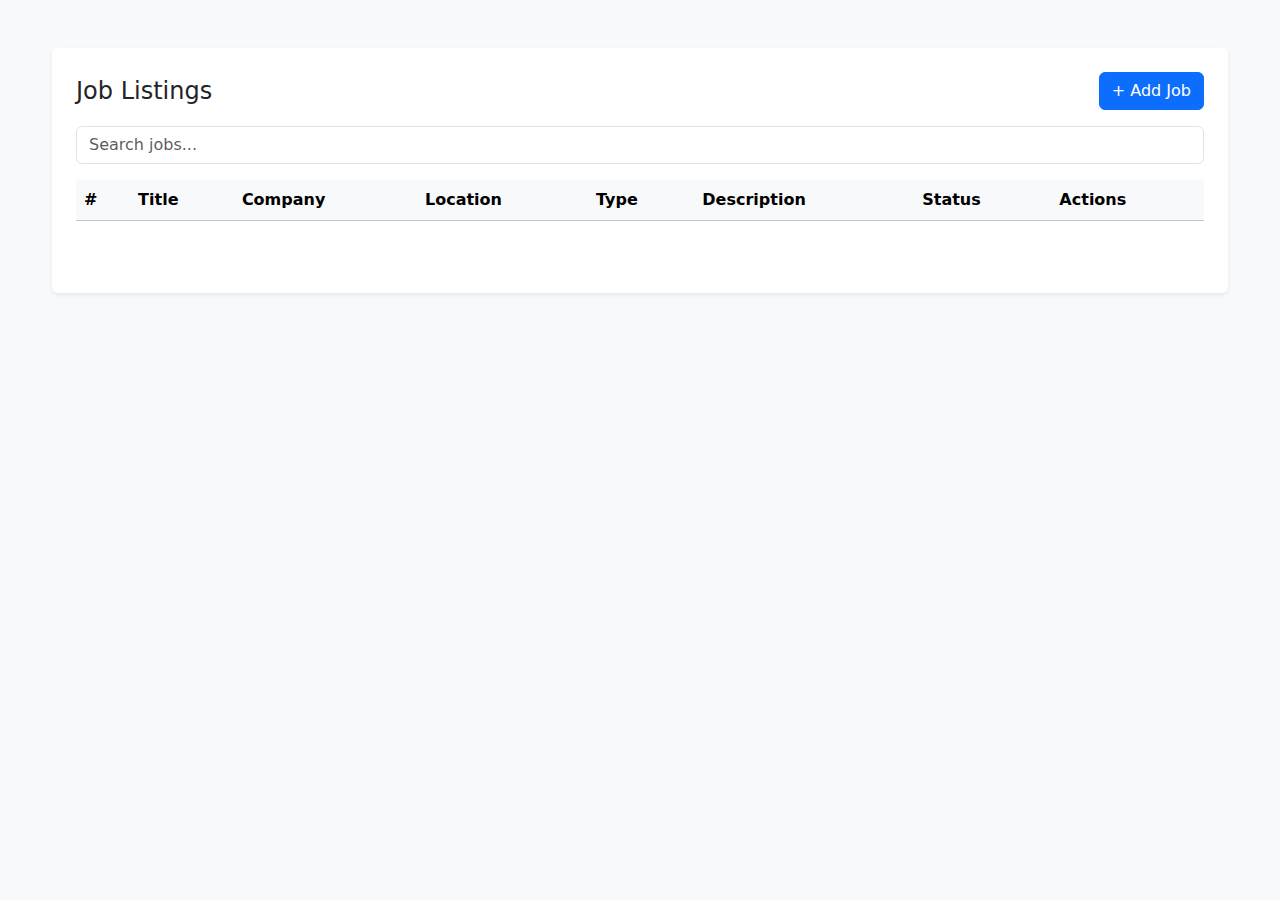
<file: 10_Front_End/index.html>
<!DOCTYPE html>
<html lang="en">
<head>
    <meta charset="UTF-8">
    <title>Job Postings Admin Dashboard</title>
    <link href="https://cdn.jsdelivr.net/npm/bootstrap@5.3.0/dist/css/bootstrap.min.css" rel="stylesheet">
    <link href="css/styles.css" rel="stylesheet">
</head>
<body>
<div class="container my-5">
    <div class="card shadow-sm">
        <div class="card-body">
            <div class="d-flex justify-content-between align-items-center mb-3">
                <h4 class="mb-0">Job Listings</h4>
                <button class="btn btn-primary" data-bs-toggle="modal" data-bs-target="#addJobModal">
                    + Add Job
                </button>
            </div>
            <div class="mb-3">
                <input type="text" id="searchInput" class="form-control" placeholder="Search jobs...">
            </div>
            <div class="table-responsive">
                <table class="table table-striped table-hover">
                    <thead class="table-light">
                    <tr>
                        <th>#</th>
                        <th>Title</th>
                        <th>Company</th>
                        <th>Location</th>
                        <th>Type</th>
                        <th>Description</th>
                        <th>Status</th>
                        <th>Actions</th>
                    </tr>
                    </thead>
                    <tbody id="jobsTableBody">
                    <!-- Populated via script.js -->
                    </tbody>
                </table>
            </div>
            <nav aria-label="Page navigation example" class="mt-3">
                <ul class="pagination justify-content-center" id="pagination">
                    <!-- Pagination buttons will be inserted here by JS -->
                </ul>
                </nav>
        </div>
    </div>
</div>

<!-- Add Job Modal -->
<div class="modal fade" id="addJobModal" tabindex="-1" aria-labelledby="addJobModalLabel" aria-hidden="true">
    <div class="modal-dialog modal-lg">
        <div class="modal-content">
            <div class="modal-header">
                <h5 class="modal-title" id="addJobModalLabel">Add New Job</h5>
                <button type="button" class="btn-close" data-bs-dismiss="modal" aria-label="Close"></button>
            </div>
            <form id="addJobForm">
                <div class="modal-body">
                    <input type="text" class="form-control mb-3" id="jobTitle" placeholder="Job Title" required>
                    <input type="text" class="form-control mb-3" id="companyName" placeholder="Company" required>
                    <input type="text" class="form-control mb-3" id="jobLocation" placeholder="Location" required>
                    <select id="jobType" class="form-select mb-3">
                        <option>Full-time</option>
                        <option>Part-time</option>
                        <option>Contract</option>
                        <option>Internship</option>
                    </select>
                    <textarea class="form-control mb-3" id="jobDescription" rows="3" placeholder="Job description (optional)"></textarea>
                </div>
                <div class="modal-footer">
                    <button type="button" class="btn btn-secondary" data-bs-dismiss="modal">Cancel</button>
                    <button type="button" class="btn btn-primary" id="saveJobBtn" data-bs-dismiss="modal">Save Job</button>
                </div>
            </form>
        </div>
    </div>
</div>

<!-- Edit Job Modal -->
<div class="modal fade" id="editJobModal" tabindex="-1" aria-labelledby="editJobModalLabel" aria-hidden="true">
    <div class="modal-dialog modal-lg">
        <div class="modal-content">
            <div class="modal-header">
                <h5 class="modal-title" id="editJobModalLabel">Edit Job</h5>
                <button type="button" class="btn-close" data-bs-dismiss="modal" aria-label="Close"></button>
            </div>
            <form id="editJobForm">
                <div class="modal-body">
                    <input type="hidden" id="editJobId">
                    <input type="text" class="form-control mb-3" id="editJobTitle" required>
                    <input type="text" class="form-control mb-3" id="editCompanyName" required>
                    <input type="text" class="form-control mb-3" id="editJobLocation" required>
                    <select id="editJobType" class="form-select mb-3">
                        <option>Full-time</option>
                        <option>Part-time</option>
                        <option>Contract</option>
                        <option>Internship</option>
                    </select>
                    <textarea class="form-control mb-3" id="editJobDescription" rows="3"></textarea>
                </div>
                <div class="modal-footer">
                    <button type="button" class="btn btn-secondary" data-bs-dismiss="modal">Cancel</button>
                    <button type="button" class="btn btn-primary" id="updateJobBtn" data-bs-dismiss="modal">Save Changes</button>
                </div>
            </form>
        </div>
    </div>
</div>

<script src="https://code.jquery.com/jquery-3.6.0.min.js"></script>
<script src="https://cdn.jsdelivr.net/npm/bootstrap@5.3.0/dist/js/bootstrap.bundle.min.js"></script>
<script src="js/main.js"></script>
</body>
</html>
</file>
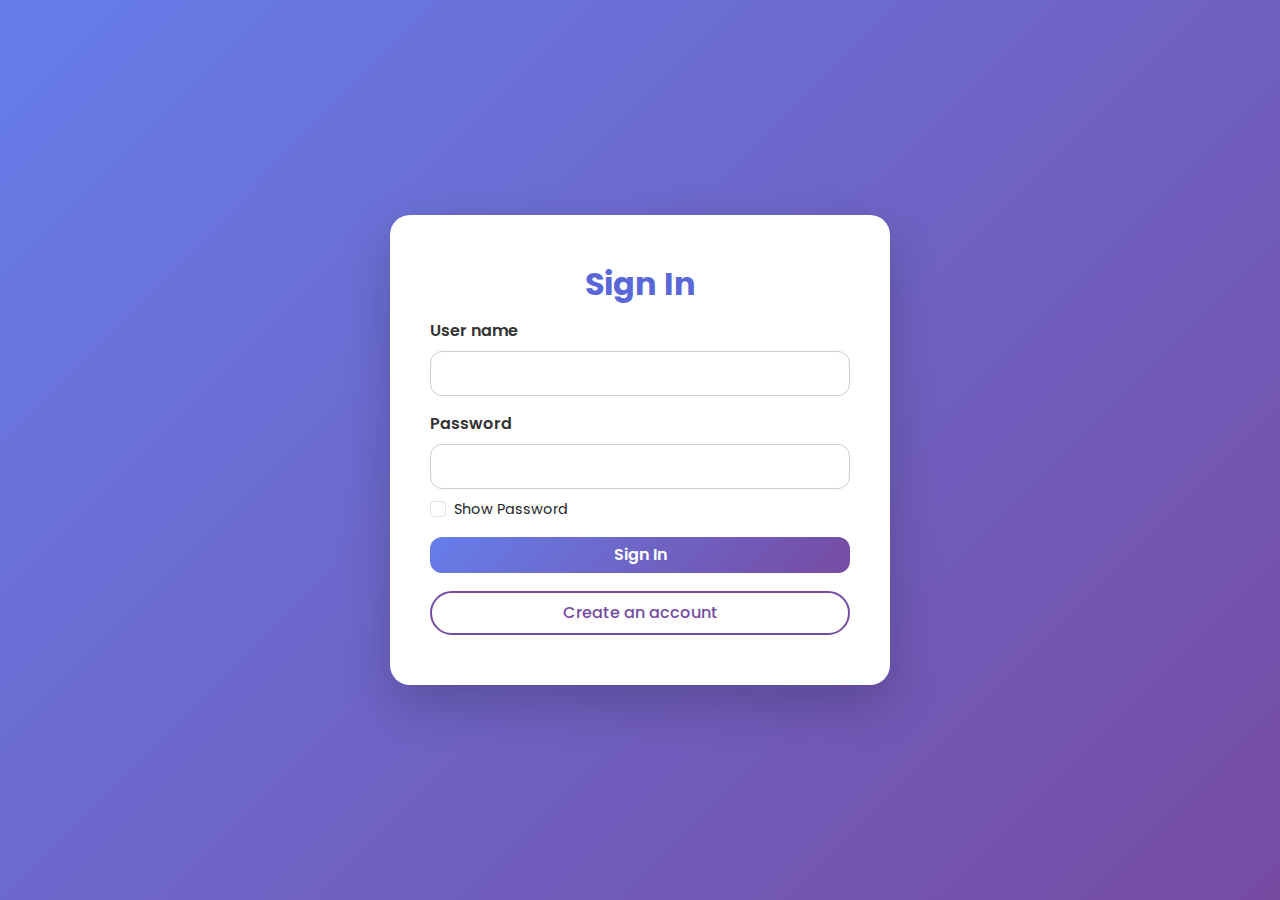
<file: 12_Auth_Front_End/dashboard.html>
<!DOCTYPE html>
<html lang="en">
<head>
    <title>Dashboard</title>
    <link href="https://cdn.jsdelivr.net/npm/bootstrap@5.3.3/dist/css/bootstrap.min.css" rel="stylesheet">
    <link href="https://fonts.googleapis.com/css2?family=Poppins:wght@400;600&display=swap" rel="stylesheet">
    <link href="https://cdnjs.cloudflare.com/ajax/libs/font-awesome/6.5.0/css/all.min.css" rel="stylesheet">
    <style>
        body {
            min-height: 100vh;
            margin: 0;
            font-family: 'Poppins', sans-serif;
            background: linear-gradient(135deg, #667eea, #764ba2);
            color: #333;
            animation: fadeIn 1s ease-in-out;
        }
        @keyframes fadeIn {
            from { opacity: 0; transform: scale(0.98); }
            to { opacity: 1; transform: scale(1); }
        }
        .sidebar {
            background: linear-gradient(to bottom, #2c3e50, #4ca1af);
            color: #fff;
            min-height: 100vh;
            padding-top: 30px;
            box-shadow: 4px 0 12px rgba(0,0,0,0.3);
        }
        .sidebar h4 {
            text-align: center;
            font-size: 2rem;
            margin-bottom: 10px;
            color: #ffd700;
            animation: fadeIn 1.2s ease;
        }
        .sidebar .role {
            display: block;
            text-align: center;
            font-size: 0.95rem;
            color: #ccc;
            margin-bottom: 20px;
        }
        .sidebar a {
            display: block;
            color: #ddd;
            padding: 14px 20px;
            text-decoration: none;
            font-weight: 500;
            transition: all 0.3s ease;
            border-radius: 8px;
            margin: 5px 15px;
            cursor: pointer;
        }
        .sidebar a:hover {
            background-color: rgba(255,255,255,0.1);
            color: #fff;
            transform: translateX(5px);
        }
        .icon-profile {
            color: #ffd700;
            font-size: 2rem;
        }
        .icon-logout {
            color: #ff4d4f;
        }
        .welcome {
            color: #fff;
            font-weight: 600;
            animation: fadeIn 1.3s ease;
        }
        .card {
            border: none;
            border-radius: 20px;
            background: #ffffff;
            box-shadow: 0 10px 30px rgba(0,0,0,0.1);
            transition: transform 0.3s ease, box-shadow 0.3s ease;
        }
        .card:hover {
            transform: translateY(-5px);
            box-shadow: 0 12px 35px rgba(0,0,0,0.15);
        }
        .card-title {
            font-weight: 600;
        }
        #message {
            border-radius: 12px;
            background-color: #e3f2fd;
            color: #0d6efd;
            border: none;
            font-size: 1.1rem;
            padding: 15px;
            margin-top: 30px;
        }
        @media (max-width: 768px) {
            .sidebar {
                min-height: auto;
                padding: 10px;
            }
        }
    </style>
</head>
<body>
<div class="container-fluid">
    <div class="row">
        <nav class="col-md-3 sidebar">
            <h4><i class="fas fa-user-circle icon-profile"></i></h4>
            <span class="role"></span>
            <hr style="border-top: 1px solid #555;">
            <a id="adminHello" style="display:none;">Admin Hello</a>
            <a id="userHello" style="display:none;">User Hello</a>
            <a id="logoutBtn" title="Logout"><i class="fas fa-sign-out-alt icon-logout"></i> Logout</a>
        </nav>
        <main class="col-md-9 py-4">
            <h2 class="welcome"></h2>
            <div id="message" style="display:none;"></div>
        </main>
    </div>
</div>

<script src="lib/jquery-3.7.1.min.js"></script>
<script src="js/dashboard.js"></script>
</body>
</html>
</file>
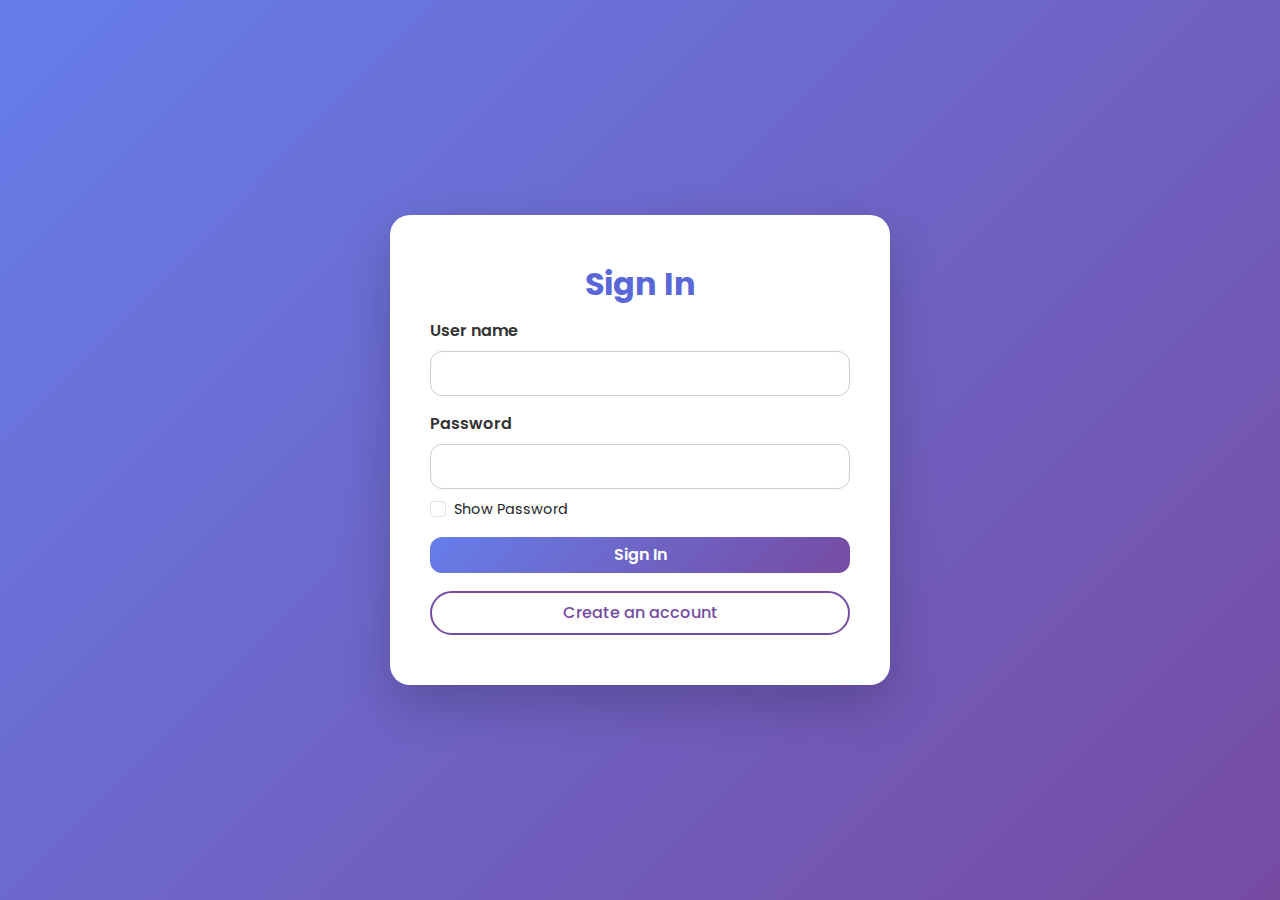
<file: 12_Auth_Front_End/signin.html>
<!DOCTYPE html>
<html lang="en">
<head>
    <title>Sign In</title>
    <link href="https://cdn.jsdelivr.net/npm/bootstrap@5.3.3/dist/css/bootstrap.min.css" rel="stylesheet">
    <link href="https://fonts.googleapis.com/css2?family=Poppins:wght@400;600&display=swap" rel="stylesheet">
    <style>
        body {
            font-family: 'Poppins', sans-serif;
            background: linear-gradient(135deg, #667eea, #764ba2);
            min-height: 100vh;
            display: flex;
            align-items: center;
            justify-content: center;
            padding: 20px;
            animation: fadeIn 1s ease-in-out;
        }
        @keyframes fadeIn {
            from { opacity: 0; transform: scale(0.95); }
            to { opacity: 1; transform: scale(1); }
        }
        .signin-card {
            background-color: #ffffff;
            border-radius: 20px;
            box-shadow: 0 20px 50px rgba(0,0,0,0.2);
            padding: 50px 40px;
            width: 100%;
            max-width: 500px;
            animation: slideUp 1s ease-out;
        }
        @keyframes slideUp {
            from { transform: translateY(50px); opacity: 0; }
            to { transform: translateY(0); opacity: 1; }
        }
        h2 {
            font-weight: 700;
            color: #5a67d8;
            animation: fadeIn 1.2s ease;
            text-align: center;
        }
        .form-label {
            font-weight: 600;
            color: #333;
        }
        .form-control {
            border-radius: 12px;
            padding: 10px 14px;
            font-size: 0.95rem;
            transition: all 0.3s ease;
            border: 1px solid #ccc;
        }
        .form-control:focus {
            border-color: #7f9cf5;
            box-shadow: 0 0 0 0.2rem rgba(127, 156, 245, 0.25);
        }
        .btn-primary {
            background: linear-gradient(135deg, #667eea, #764ba2);
            border: none;
            border-radius: 12px;
            font-weight: 600;
            transition: all 0.3s ease-in-out;
        }
        .btn-primary:hover {
            transform: scale(1.03);
            background: linear-gradient(135deg, #5a67d8, #6b46c1);
        }
        .btn-register {
            background-color: transparent;
            color: #764ba2;
            border: 2px solid #764ba2;
            padding: 8px 16px;
            border-radius: 25px;
            transition: 0.3s ease;
            text-align: center;
            text-decoration: none;
            font-weight: 500;
            display: inline-block;
            margin-top: 10px;
        }
        .btn-register:hover {
            background-color: #764ba2;
            color: white;
            text-decoration: none;
            transform: scale(1.02);
        }
        .form-check-label {
            font-size: 0.9rem;
        }
    </style>
</head>
<body>
<div class="signin-card">
    <h2 class="mb-3">Sign In</h2>
    <form id="signinForm">
        <div class="mb-3">
            <label for="username" class="form-label">User name</label>
            <input type="text" id="username" name="username" class="form-control" required pattern="[A-Za-z ]{3,50}" title="3 to 50 letters and spaces">
        </div>
        <div class="mb-3">
            <label for="password" class="form-label">Password</label>
            <input type="password" id="password" name="password" class="form-control" required minlength="6" title="At least 6 characters">
            <div class="form-check mt-2">
                <input type="checkbox" id="showPassword" class="form-check-input">
                <label for="showPassword" class="form-check-label">Show Password</label>
            </div>
        </div>
        <div class="d-grid gap-2">
            <button type="submit" class="btn btn-primary">Sign In</button>
            <a href="signup.html" class="btn btn-register">Create an account</a>
        </div>
    </form>
</div>

<script src="lib/jquery-3.7.1.min.js"></script>
<script src="js/signin.js"></script>
</body>
</html>
</file>
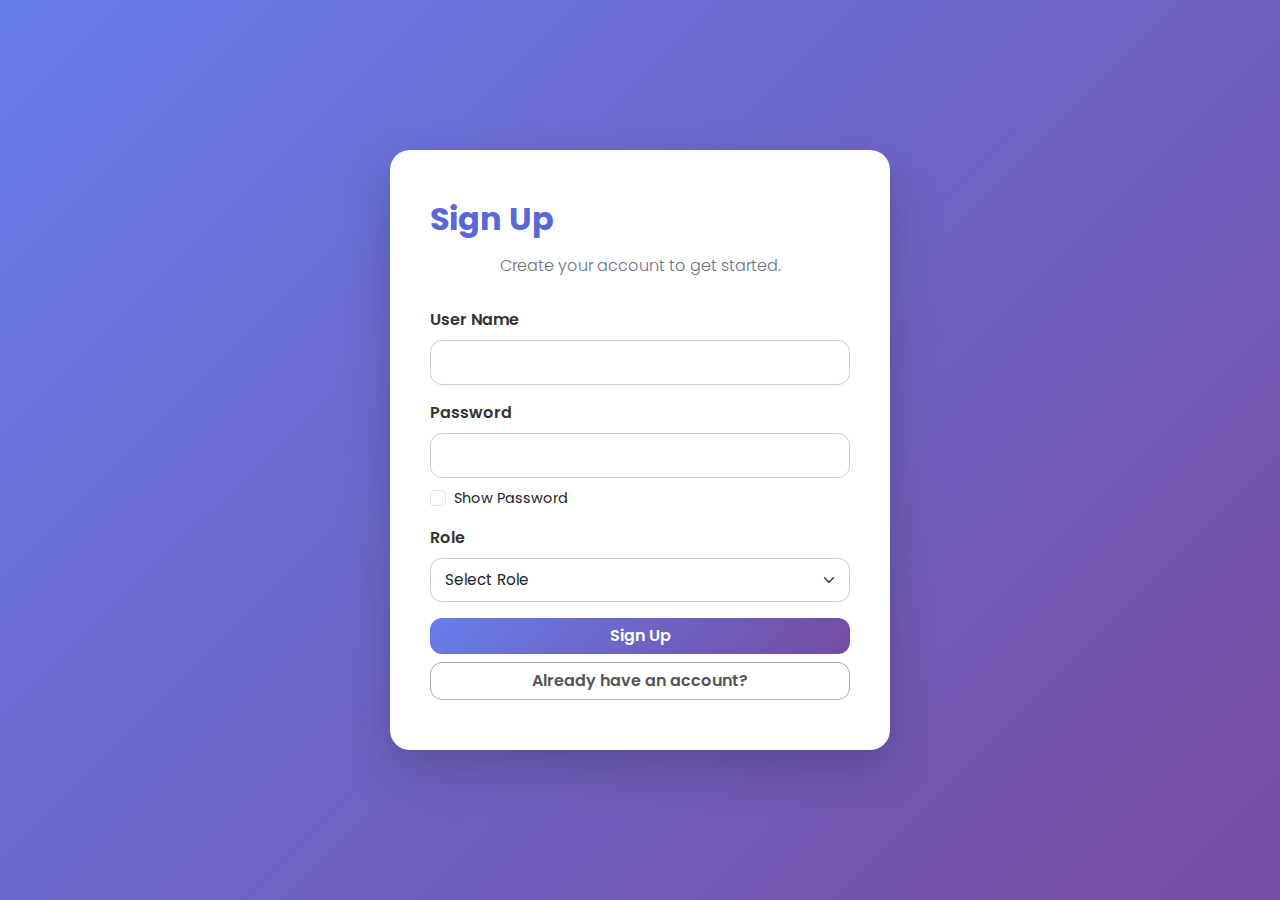
<file: 12_Auth_Front_End/signup.html>
<!DOCTYPE html>
<html lang="en">
<head>
  <title>Sign Up</title>
  <link href="https://cdn.jsdelivr.net/npm/bootstrap@5.3.3/dist/css/bootstrap.min.css" rel="stylesheet">
  <link href="https://fonts.googleapis.com/css2?family=Poppins:wght@400;600&display=swap" rel="stylesheet">
  <style>
    body {
      font-family: 'Poppins', sans-serif;
      background: linear-gradient(135deg, #667eea, #764ba2);
      min-height: 100vh;
      display: flex;
      align-items: center;
      justify-content: center;
      padding: 20px;
      animation: fadeIn 1s ease-in-out;
    }
    @keyframes fadeIn {
      from { opacity: 0; transform: scale(0.95); }
      to { opacity: 1; transform: scale(1); }
    }
    .signup-card {
      background-color: #ffffff;
      border-radius: 20px;
      box-shadow: 0 20px 50px rgba(0,0,0,0.2);
      padding: 50px 40px;
      width: 100%;
      max-width: 500px;
      animation: slideUp 1s ease-out;
    }
    @keyframes slideUp {
      from { transform: translateY(50px); opacity: 0; }
      to { transform: translateY(0); opacity: 1; }
    }
    h2 {
      font-weight: 700;
      color: #5a67d8;
      animation: fadeIn 1.2s ease;
    }
    .lead {
      font-size: 1rem;
      color: #6b7280;
      margin-bottom: 30px;
      text-align: center;
    }
    .form-label {
      font-weight: 600;
      color: #333;
    }
    .form-control,
    .form-select {
      border-radius: 12px;
      padding: 10px 14px;
      font-size: 0.95rem;
      transition: all 0.3s ease;
      border: 1px solid #ccc;
    }
    .form-control:focus,
    .form-select:focus {
      border-color: #7f9cf5;
      box-shadow: 0 0 0 0.2rem rgba(127, 156, 245, 0.25);
    }
    .btn-primary {
      background: linear-gradient(135deg, #667eea, #764ba2);
      border: none;
      border-radius: 12px;
      font-weight: 600;
      transition: all 0.3s ease-in-out;
    }
    .btn-primary:hover {
      transform: scale(1.03);
      background: linear-gradient(135deg, #5a67d8, #6b46c1);
    }
    .btn-outline-secondary {
      border-radius: 12px;
      font-weight: 600;
      border-color: #aaa;
      color: #555;
      transition: all 0.3s ease;
    }
    .btn-outline-secondary:hover {
      background-color: #f0f0f0;
      transform: scale(1.02);
    }
    .form-check-label {
      font-size: 0.9rem;
    }
  </style>
</head>
<body>
<div class="signup-card">
  <h2 class="mb-3">Sign Up</h2>
  <p class="lead">Create your account to get started.</p>
  <form id="signupForm">
    <div class="mb-3">
      <label for="username" class="form-label">User Name</label>
      <input type="text" id="username" name="username" class="form-control" required pattern="[A-Za-z ]{3,50}" title="3 to 50 letters and spaces">
    </div>
    <div class="mb-3">
      <label for="password" class="form-label">Password</label>
      <input type="password" id="password" name="password" class="form-control" required minlength="6" title="At least 6 characters">
      <div class="form-check mt-2">
        <input type="checkbox" class="form-check-input" id="showPassword">
        <label for="showPassword" class="form-check-label">Show Password</label>
      </div>
    </div>
    <div class="mb-3">
      <label for="role" class="form-label">Role</label>
      <select id="role" name="role" class="form-select" required>
        <option value="">Select Role</option>
        <option value="ADMIN">Admin</option>
        <option value="USER">User</option>
      </select>
    </div>
    <div class="d-grid gap-2">
      <button type="submit" class="btn btn-primary">Sign Up</button>
      <a href="signin.html" class="btn btn-outline-secondary text-center">Already have an account?</a>
    </div>
  </form>
</div>

<script src="lib/jquery-3.7.1.min.js"></script>
<script src="js/signup.js"></script>
</body>
</html>
</file>
<file: 10_Front_End/css/styles.css>
body {
    background-color: #f8f9fa;
}
.container {
    max-width: 1200px;
}
.card {
    border: none;
}
.card-header,
.card-body {
    padding: 1.5rem;
}
.badge-status {
    min-width: 80px;
}
</file>
